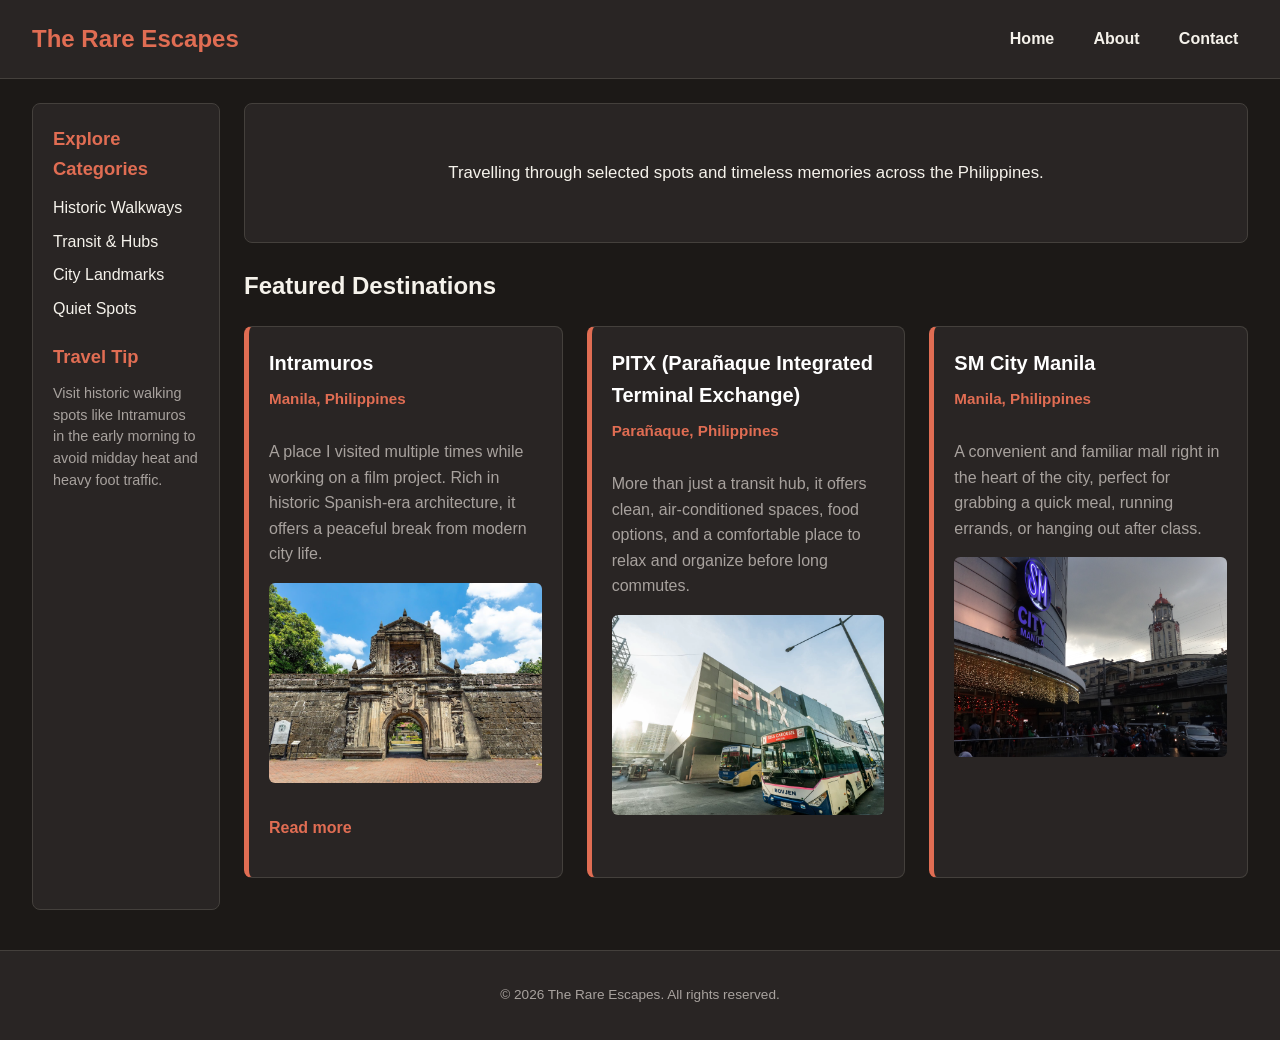
<file: index.html>
<!DOCTYPE html>
<html lang="en">
<head>
  <meta charset="UTF-8">
  <meta name="viewport" content="width=device-width, initial-scale=1.0">
  <title>Home - The Rare Escapes</title>
  <link rel="stylesheet" href="style.css">
</head>
<body>

  <div class="page">
    <header class="site-header">
      <h1>The Rare Escapes</h1>
      <nav>
        <ul>
          <li><a href="index.html">Home</a></li>
          <li><a href="about.html">About</a></li>
          <li><a href="contact.html">Contact</a></li>
        </ul>
      </nav>
    </header>

    <aside class="sidebar">
      <h2>Explore Categories</h2>
      <ul>
        <li><a href="index.html">Historic Walkways</a></li>
        <li><a href="index.html">Transit &amp; Hubs</a></li>
        <li><a href="index.html">City Landmarks</a></li>
        <li><a href="index.html">Quiet Spots</a></li>
      </ul>

      <h2>Travel Tip</h2>
      <p>Visit historic walking spots like Intramuros in the early morning to avoid midday heat and heavy foot traffic.</p>
    </aside>

    <main>
      <section class="hero-banner">
        <p>Travelling through selected spots and timeless memories across the Philippines.</p>
      </section>

      <section>
        <h2>Featured Destinations</h2>

        <div class="place-grid">
          <article class="place-card">
            <h3 class="place-title">Intramuros</h3>
            <p class="location">Manila, Philippines</p>
            <p>A place I visited multiple times while working on a film project. Rich in historic Spanish-era architecture, it offers a peaceful break from modern city life.</p>
            <img src="images/intramuros.jpg" alt="Historic Spanish-era architecture inside Intramuros">
            <p><a href="places/intramuros.html">Read more</a></p>
          </article>

          <article class="place-card">
            <h3 class="place-title">PITX (Parañaque Integrated Terminal Exchange)</h3>
            <p class="location">Parañaque, Philippines</p>
            <p>More than just a transit hub, it offers clean, air-conditioned spaces, food options, and a comfortable place to relax and organize before long commutes.</p>
            <img src="images/pitx.jpg" alt="Modern interior and bus terminal gates inside PITX">
          </article>

          <article class="place-card">
            <h3 class="place-title">SM City Manila</h3>
            <p class="location">Manila, Philippines</p>
            <p>A convenient and familiar mall right in the heart of the city, perfect for grabbing a quick meal, running errands, or hanging out after class.</p>
            <img src="images/sm-manila.jpg" alt="Exterior building view of SM City Manila">
          </article>
        </div>
      </section>
    </main>

    <footer>
      <p>&copy; 2026 The Rare Escapes. All rights reserved.</p>
    </footer>
  </div>

</body>
</html>
</file>
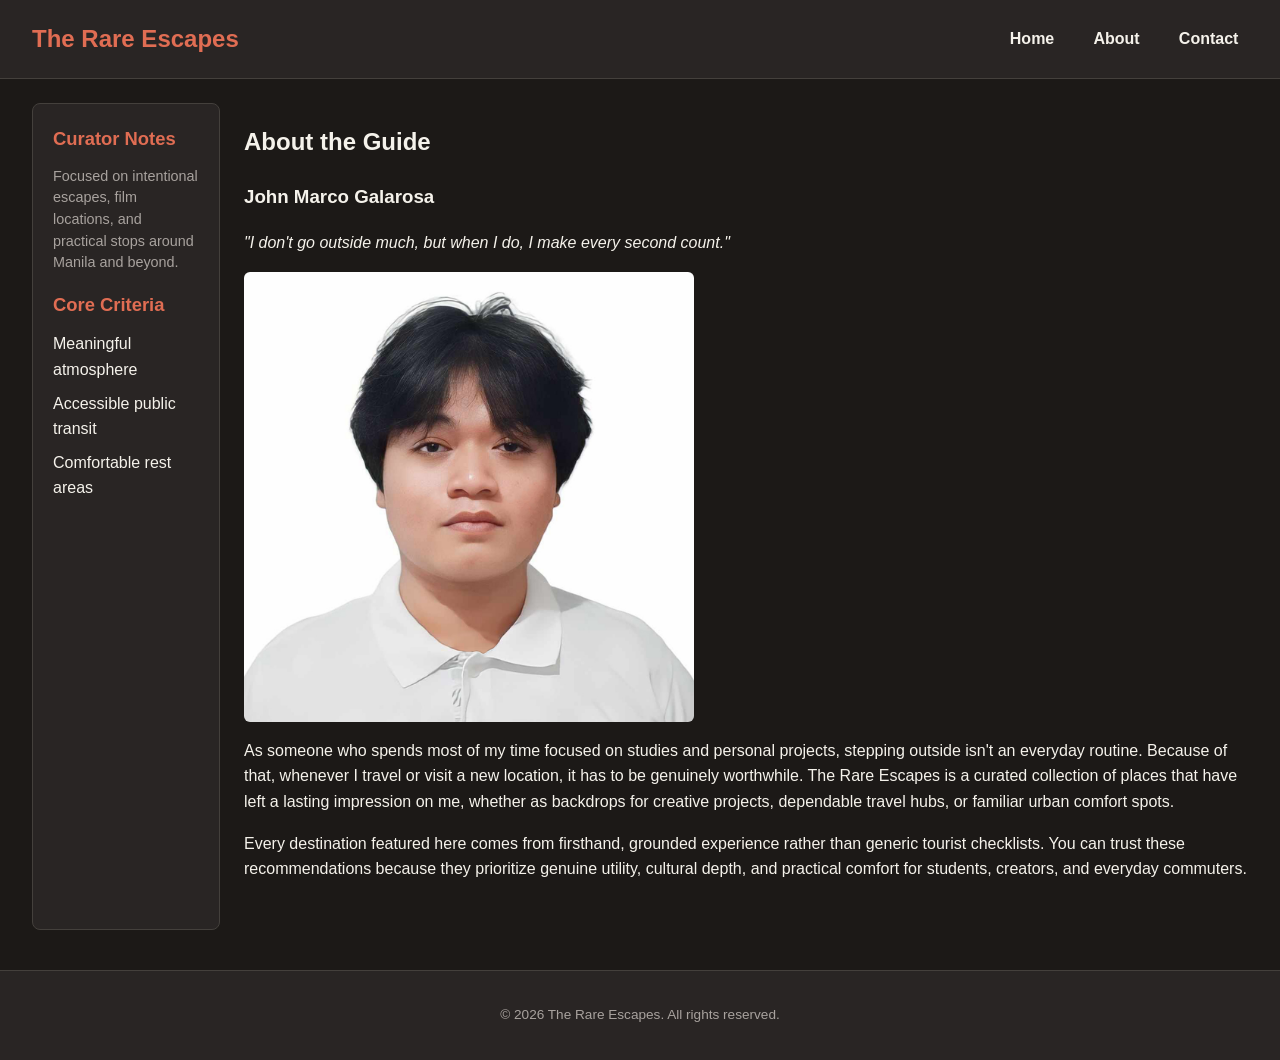
<file: about.html>
<!DOCTYPE html>
<html lang="en">
<head>
  <meta charset="UTF-8">
  <meta name="viewport" content="width=device-width, initial-scale=1.0">
  <title>About - The Rare Escapes</title>
  <link rel="stylesheet" href="style.css">
</head>
<body>

  <div class="page">
    <header class="site-header">
      <h1>The Rare Escapes</h1>
      <nav>
        <ul>
          <li><a href="index.html">Home</a></li>
          <li><a href="about.html">About</a></li>
          <li><a href="contact.html">Contact</a></li>
        </ul>
      </nav>
    </header>

    <aside class="sidebar">
      <h2>Curator Notes</h2>
      <p>Focused on intentional escapes, film locations, and practical stops around Manila and beyond.</p>

      <h2>Core Criteria</h2>
      <ul>
        <li>Meaningful atmosphere</li>
        <li>Accessible public transit</li>
        <li>Comfortable rest areas</li>
      </ul>
    </aside>

    <main>
      <section>
        <h2>About the Guide</h2>
        <h3>John Marco Galarosa</h3>
        <p><em>"I don't go outside much, but when I do, I make every second count."</em></p>
        <img src="images/john-marco-galarosa.jpg" alt="Photo of John Marco Galarosa" width="450">

        <p>As someone who spends most of my time focused on studies and personal projects, stepping outside isn't an everyday routine. Because of that, whenever I travel or visit a new location, it has to be genuinely worthwhile. The Rare Escapes is a curated collection of places that have left a lasting impression on me, whether as backdrops for creative projects, dependable travel hubs, or familiar urban comfort spots.</p>

        <p>Every destination featured here comes from firsthand, grounded experience rather than generic tourist checklists. You can trust these recommendations because they prioritize genuine utility, cultural depth, and practical comfort for students, creators, and everyday commuters.</p>
      </section>
    </main>

    <footer>
      <p>&copy; 2026 The Rare Escapes. All rights reserved.</p>
    </footer>
  </div>

</body>
</html>
</file>
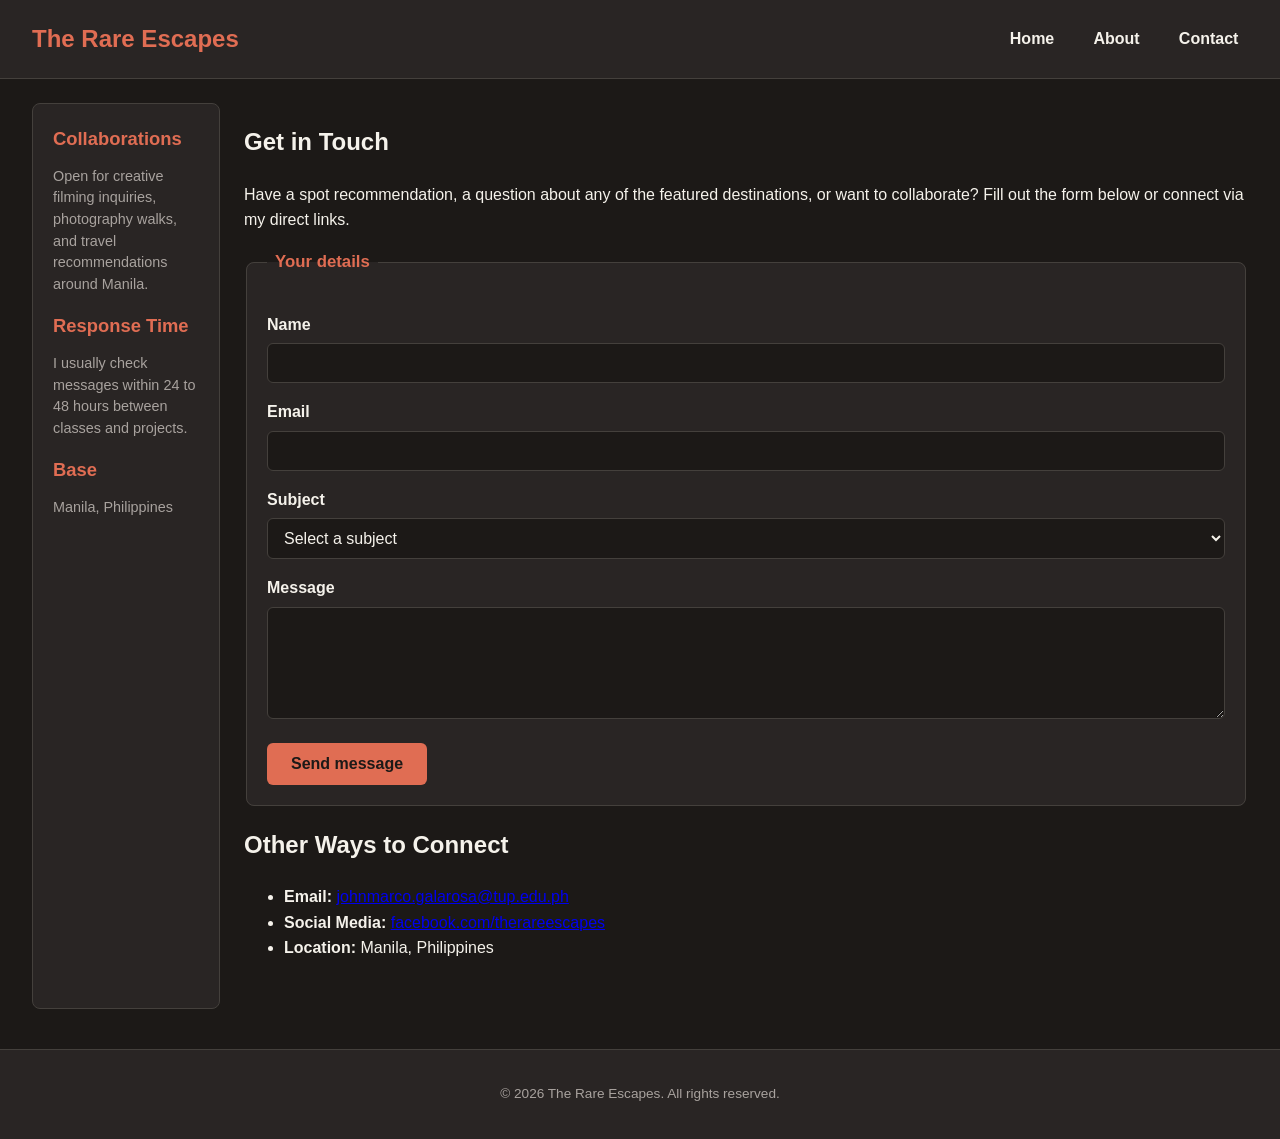
<file: contact.html>
<!DOCTYPE html>
<html lang="en">
<head>
  <meta charset="UTF-8">
  <meta name="viewport" content="width=device-width, initial-scale=1.0">
  <title>Contact - The Rare Escapes</title>
  <link rel="stylesheet" href="style.css">
</head>
<body>

  <div class="page">
    <header class="site-header">
      <h1>The Rare Escapes</h1>
      <nav>
        <ul>
          <li><a href="index.html">Home</a></li>
          <li><a href="about.html">About</a></li>
          <li><a href="contact.html">Contact</a></li>
        </ul>
      </nav>
    </header>

    <aside class="sidebar">
      <h2>Collaborations</h2>
      <p>Open for creative filming inquiries, photography walks, and travel recommendations around Manila.</p>

      <h2>Response Time</h2>
      <p>I usually check messages within 24 to 48 hours between classes and projects.</p>

      <h2>Base</h2>
      <p>Manila, Philippines</p>
    </aside>

    <main>
      <section>
        <h2>Get in Touch</h2>
        <p>Have a spot recommendation, a question about any of the featured destinations, or want to collaborate? Fill out the form below or connect via my direct links.</p>

        <form action="#" method="post">
          <fieldset>
            <legend>Your details</legend>

            <p>
              <label for="name">Name</label><br>
              <input type="text" id="name" name="name" required>
            </p>

            <p>
              <label for="email">Email</label><br>
              <input type="email" id="email" name="email" required>
            </p>

            <p>
              <label for="subject">Subject</label><br>
              <select id="subject" name="subject" required>
                <option value="" disabled selected>Select a subject</option>
                <option value="suggest-place">Suggest a Place</option>
                <option value="correct-detail">Correct a Detail</option>
                <option value="ask-question">Ask a Question</option>
                <option value="other">Something Else</option>
              </select>
            </p>

            <p>
              <label for="message">Message</label><br>
              <textarea id="message" name="message" rows="5" cols="40" required></textarea>
            </p>

            <button type="submit">Send message</button>
          </fieldset>
        </form>
      </section>

      <section>
        <h2>Other Ways to Connect</h2>
        <ul>
          <li><strong>Email:</strong> <a href="mailto:johnmarco.galarosa@tup.edu.ph">johnmarco.galarosa@tup.edu.ph</a></li>
          <li><strong>Social Media:</strong> <a href="https://www.facebook.com/therareescapes">facebook.com/therareescapes</a></li>
          <li><strong>Location:</strong> Manila, Philippines</li>
        </ul>
      </section>
    </main>

    <footer>
      <p>&copy; 2026 The Rare Escapes. All rights reserved.</p>
    </footer>
  </div>

</body>
</html>
</file>
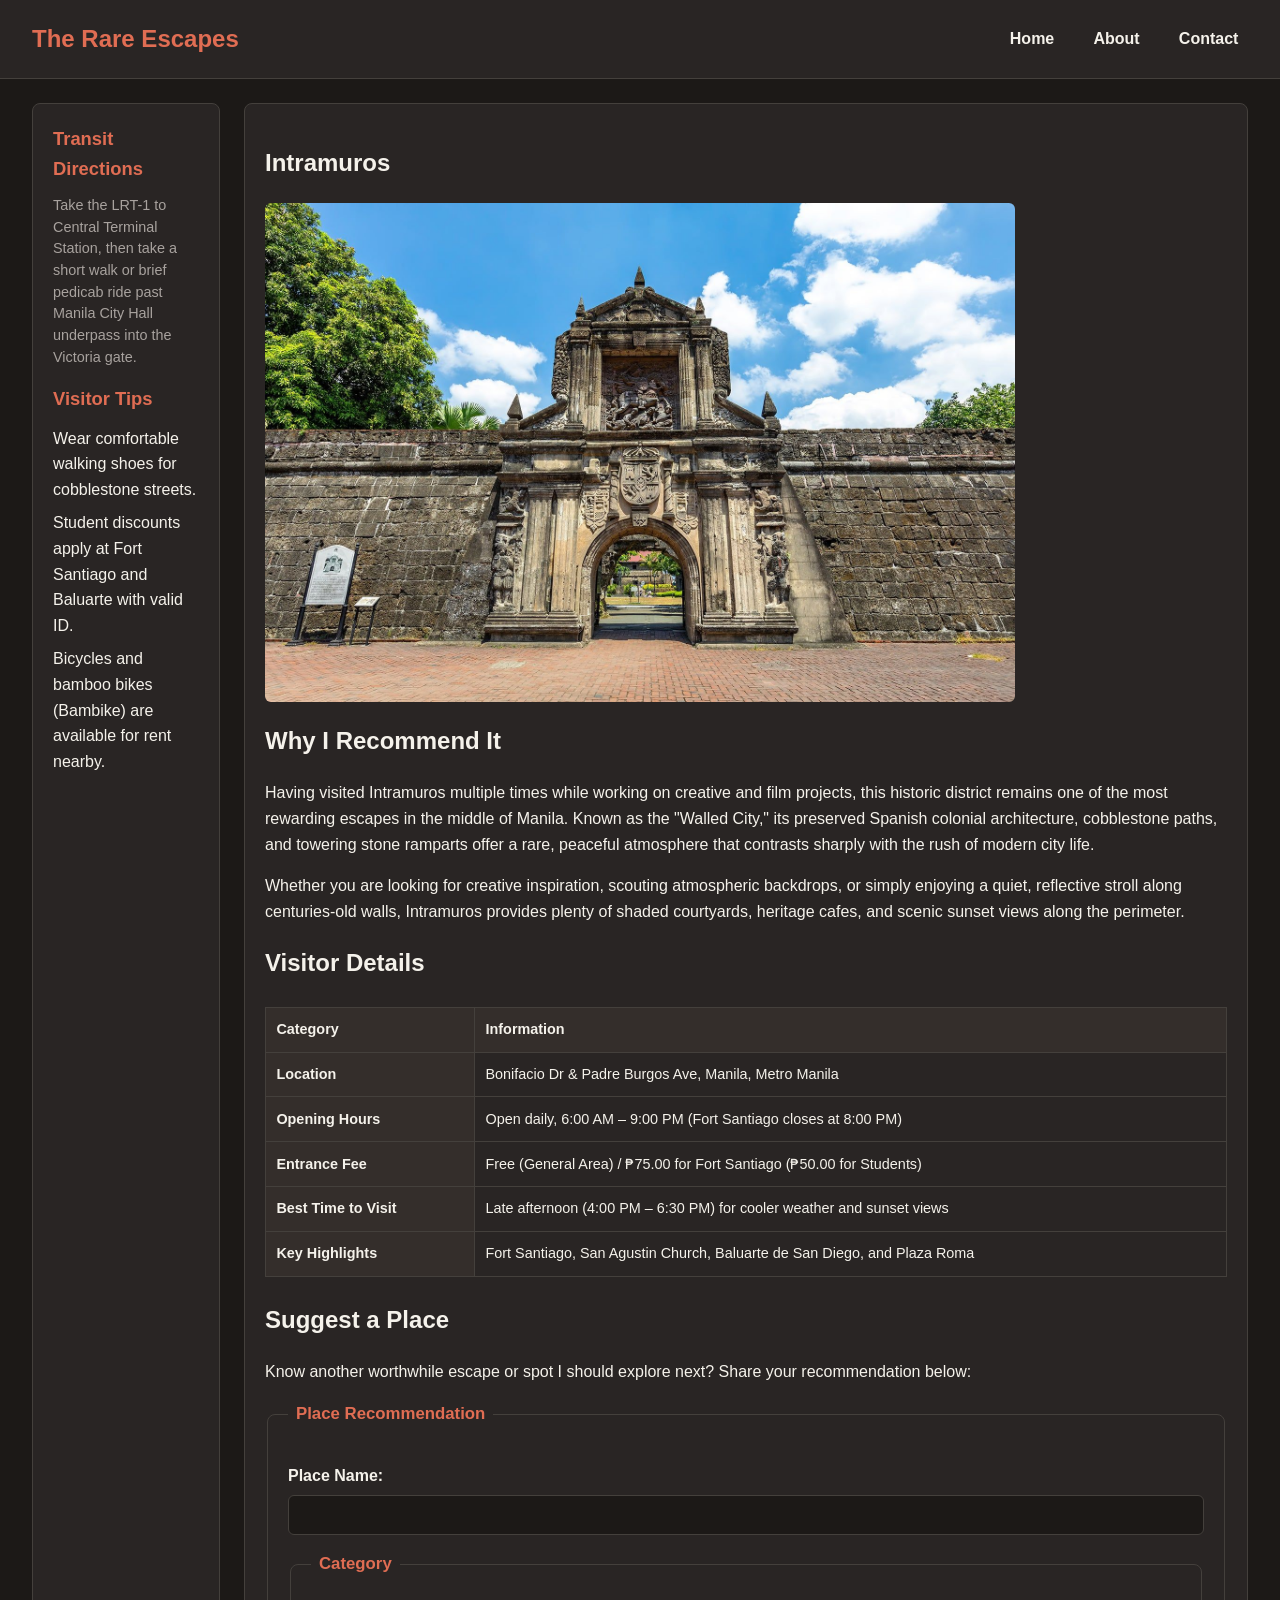
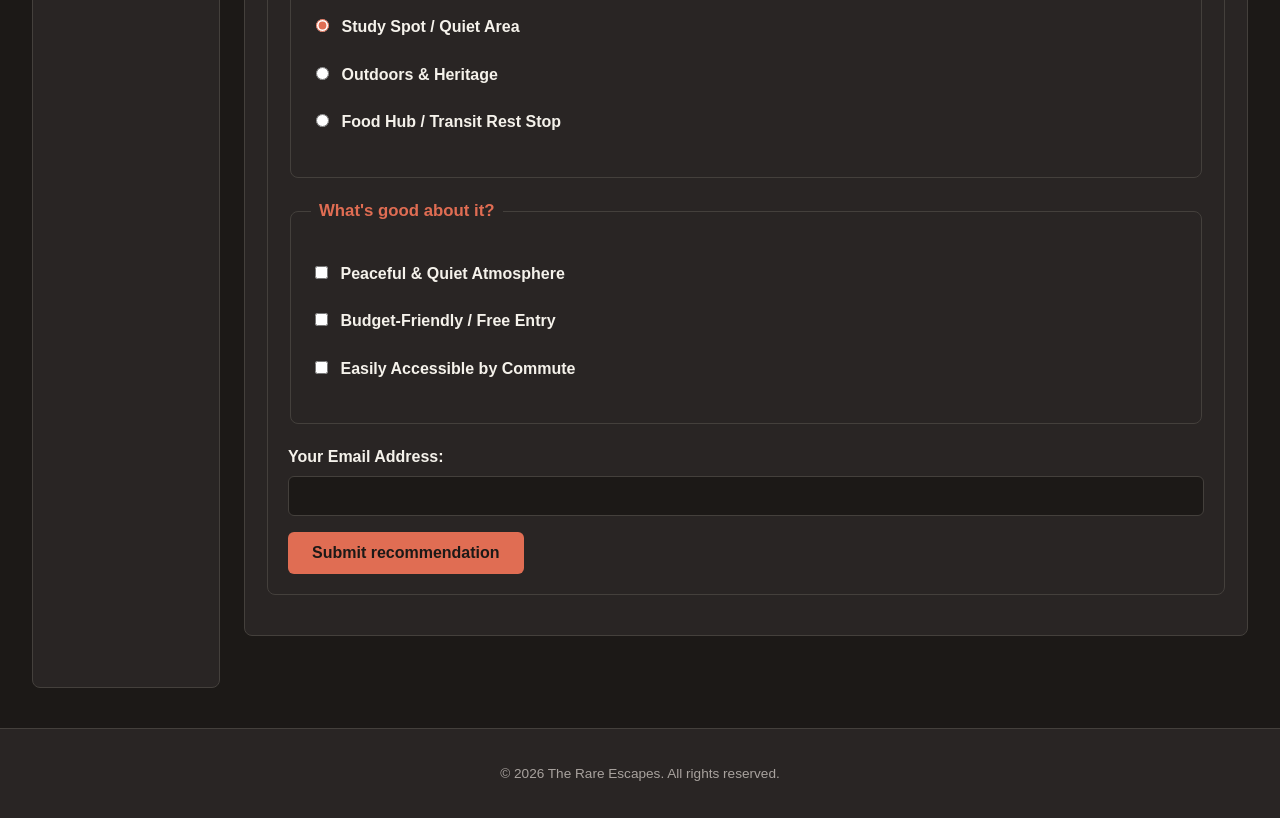
<file: places/intramuros.html>
<!DOCTYPE html>
<html lang="en">
<head>
  <meta charset="UTF-8">
  <meta name="viewport" content="width=device-width, initial-scale=1.0">
  <title>Intramuros - The Rare Escapes</title>
  <link rel="stylesheet" href="../style.css">
</head>
<body>

  <div class="page">
    <header class="site-header">
      <h1>The Rare Escapes</h1>
      <nav>
        <ul>
          <li><a href="../index.html">Home</a></li>
          <li><a href="../about.html">About</a></li>
          <li><a href="../contact.html">Contact</a></li>
        </ul>
      </nav>
    </header>

    <aside class="sidebar">
      <h2>Transit Directions</h2>
      <p>Take the LRT-1 to Central Terminal Station, then take a short walk or brief pedicab ride past Manila City Hall underpass into the Victoria gate.</p>

      <h2>Visitor Tips</h2>
      <ul>
        <li>Wear comfortable walking shoes for cobblestone streets.</li>
        <li>Student discounts apply at Fort Santiago and Baluarte with valid ID.</li>
        <li>Bicycles and bamboo bikes (Bambike) are available for rent nearby.</li>
      </ul>
    </aside>

    <main>
      <article>
        <h1>Intramuros</h1>

        <img src="../images/intramuros.jpg" alt="Historic Spanish-era architecture inside Intramuros" width="750">

        <section>
          <h2>Why I Recommend It</h2>
          <p>Having visited Intramuros multiple times while working on creative and film projects, this historic district remains one of the most rewarding escapes in the middle of Manila. Known as the "Walled City," its preserved Spanish colonial architecture, cobblestone paths, and towering stone ramparts offer a rare, peaceful atmosphere that contrasts sharply with the rush of modern city life.</p>
          
          <p>Whether you are looking for creative inspiration, scouting atmospheric backdrops, or simply enjoying a quiet, reflective stroll along centuries-old walls, Intramuros provides plenty of shaded courtyards, heritage cafes, and scenic sunset views along the perimeter.</p>
        </section>

        <section>
          <h2>Visitor Details</h2>
          <table border="1">
            <thead>
              <tr>
                <th scope="col">Category</th>
                <th scope="col">Information</th>
              </tr>
            </thead>
            <tbody>
              <tr>
                <th scope="row">Location</th>
                <td>Bonifacio Dr &amp; Padre Burgos Ave, Manila, Metro Manila</td>
              </tr>
              <tr>
                <th scope="row">Opening Hours</th>
                <td>Open daily, 6:00 AM – 9:00 PM (Fort Santiago closes at 8:00 PM)</td>
              </tr>
              <tr>
                <th scope="row">Entrance Fee</th>
                <td>Free (General Area) / ₱75.00 for Fort Santiago (₱50.00 for Students)</td>
              </tr>
              <tr>
                <th scope="row">Best Time to Visit</th>
                <td>Late afternoon (4:00 PM – 6:30 PM) for cooler weather and sunset views</td>
              </tr>
              <tr>
                <th scope="row">Key Highlights</th>
                <td>Fort Santiago, San Agustin Church, Baluarte de San Diego, and Plaza Roma</td>
              </tr>
            </tbody>
          </table>
        </section>

        <!-- Suggest-a-Place Form -->
        <section>
          <h2>Suggest a Place</h2>
          <p>Know another worthwhile escape or spot I should explore next? Share your recommendation below:</p>

          <form action="#" method="post">
            <fieldset>
              <legend>Place Recommendation</legend>

              <!-- Place Name (Text Input) -->
              <p>
                <label for="place-name">Place Name:</label><br>
                <input type="text" id="place-name" name="place_name" required>
              </p>

              <!-- Category (Radio Buttons in Fieldset) -->
              <fieldset>
                <legend>Category</legend>
                <p>
                  <input type="radio" id="cat-study" name="category" value="study-spot" checked>
                  <label for="cat-study">Study Spot / Quiet Area</label>
                </p>
                <p>
                  <input type="radio" id="cat-outdoors" name="category" value="outdoors">
                  <label for="cat-outdoors">Outdoors &amp; Heritage</label>
                </p>
                <p>
                  <input type="radio" id="cat-food" name="category" value="food-transit">
                  <label for="cat-food">Food Hub / Transit Rest Stop</label>
                </p>
              </fieldset>

              <!-- What's Good About It (Checkboxes with shared name) -->
              <fieldset>
                <legend>What's good about it?</legend>
                <p>
                  <input type="checkbox" id="good-quiet" name="highlights" value="quiet-atmosphere">
                  <label for="good-quiet">Peaceful &amp; Quiet Atmosphere</label>
                </p>
                <p>
                  <input type="checkbox" id="good-budget" name="highlights" value="budget-friendly">
                  <label for="good-budget">Budget-Friendly / Free Entry</label>
                </p>
                <p>
                  <input type="checkbox" id="good-accessible" name="highlights" value="commuter-friendly">
                  <label for="good-accessible">Easily Accessible by Commute</label>
                </p>
              </fieldset>

              <!-- Contact Email -->
              <p>
                <label for="suggester-email">Your Email Address:</label><br>
                <input type="email" id="suggester-email" name="email" required>
              </p>

              <button type="submit">Submit recommendation</button>
            </fieldset>
          </form>
        </section>
      </article>
    </main>

    <footer>
      <p>&copy; 2026 The Rare Escapes. All rights reserved.</p>
    </footer>
  </div>

</body>
</html>
</file>
<file: style.css>
/* ==========================================================================
   1. VARIABLES
   ========================================================================== */
:root {
  --brand: #e06d53;             
  --brand-hover: #c85339;       
  --dark-ink: #f5f2eb;          
  --muted-grey: #a8a29e;        
  --light-bg: #1c1917;          
  --surface-card: #292524;      
  --border-color: #44403c;      
  --white: #ffffff;
}

/* ==========================================================================
   2. BASE STYLES & OVERFLOW RESETS
   ========================================================================== */
*,
*::before,
*::after {
  box-sizing: border-box;
}

body {
  margin: 0;
  padding: 0;
  font-family: -apple-system, BlinkMacSystemFont, "Segoe UI", Roboto, Helvetica, Arial, sans-serif;
  line-height: 1.6;
  color: var(--dark-ink);
  background-color: var(--light-bg);
  overflow-x: hidden;           /* Prevents mobile horizontal scrolling */
}

img {
  max-width: 100%;
  height: auto;
  display: block;
  border-radius: 6px;
}

/* ==========================================================================
   3. MOBILE-FIRST PAGE SKELETON (Base: Single Column, Stacked)
   ========================================================================== */
.page {
  display: grid;
  grid-template-columns: 1fr;
  grid-template-areas:
    "masthead"
    "main"
    "side"                      /* Visitors reach guide recommendations first */
    "foot";
  gap: 16px;
  min-height: 100vh;
}

header.site-header,
header { 
  grid-area: masthead; 
}

aside.sidebar,
aside { 
  grid-area: side; 
  margin: 0 1rem;
}

main { 
  grid-area: main; 
  max-width: 100%;
  margin: 0;
  padding: 0 1rem;
  min-width: 0;                 /* Prevents grid blowout on narrow screens */
}

footer { 
  grid-area: foot; 
  margin-top: 1rem;
}

/* Header & Nav: Mobile Stacking */
.site-header {
  display: flex;
  flex-direction: column;       /* Stack site title over nav on mobile */
  align-items: center;
  gap: 12px;
  background-color: var(--surface-card);
  padding: 1rem;
  border-bottom: 1px solid var(--border-color);
  text-align: center;
}

.site-header h1 {
  margin: 0;
  font-size: 1.35rem;
  color: var(--brand);
}

.site-header nav ul {
  display: flex;
  flex-wrap: wrap;
  justify-content: center;
  gap: 12px;
  list-style: none;
  padding: 0;
  margin: 0;
}

.site-header nav a {
  text-decoration: none;
  color: var(--dark-ink);
  font-weight: 600;
  padding: 0.4rem 0.6rem;
  transition: color 0.2s ease;
}

.site-header nav a:hover,
.site-header nav a:focus {
  color: var(--brand);
}

/* Centered Hero Banner (Horizontal + Vertical Centering) */
.hero-banner {
  display: flex;
  justify-content: center;
  align-items: center;
  text-align: center;
  min-height: 140px;
  background-color: var(--surface-card);
  border: 1px solid var(--border-color);
  border-radius: 8px;
  margin-bottom: 1.5rem;
  padding: 1.25rem;
}

.hero-banner p {
  margin: 0;
  font-size: 1.05rem;
  font-weight: 500;
  color: var(--dark-ink);
  max-width: 650px;
}

/* Sidebar Component */
.sidebar {
  background-color: var(--surface-card);
  border: 1px solid var(--border-color);
  border-radius: 8px;
  padding: 16px;
}

.sidebar h2 {
  font-size: 1.15rem;
  color: var(--brand);
  margin-top: 0;
  margin-bottom: 0.75rem;
}

.sidebar ul {
  list-style: none;
  padding: 0;
  margin: 0 0 1.25rem 0;
}

.sidebar li {
  margin-bottom: 0.5rem;
}

.sidebar a {
  color: var(--dark-ink);
  text-decoration: none;
  transition: color 0.2s ease;
}

.sidebar a:hover {
  color: var(--brand);
}

.sidebar p {
  color: var(--muted-grey);
  font-size: 0.9rem;
  line-height: 1.5;
  margin: 0 0 1rem 0;
}

footer {
  background-color: var(--surface-card);
  border-top: 1px solid var(--border-color);
  text-align: center;
  padding: 1.25rem;
  color: var(--muted-grey);
  font-size: 0.85rem;
}

/* ==========================================================================
   4. PLACE GRID & CARDS COMPONENT
   ========================================================================== */
.place-grid {
  display: flex;
  flex-wrap: wrap;
  gap: 16px;
}

.place-card {
  flex: 1 1 240px;              /* Auto-wraps down cleanly on phones */
  background-color: var(--surface-card);
  border-radius: 8px;
  padding: 20px;
  border: 1px solid var(--border-color);
  border-left: 5px solid var(--brand);
  margin-bottom: 0;
  display: flex;
  flex-direction: column;
  min-width: 0;
}

.place-card .place-title {
  margin-top: 0;
  margin-bottom: 0.5rem;
  font-size: 1.25rem;
  color: var(--white);
}

.place-card .location {
  font-size: 0.95rem;
  font-weight: 600;
  color: var(--brand);
  margin-top: 0;
  margin-bottom: 0.75rem;
}

.place-card p {
  color: var(--muted-grey);
}

.place-card img {
  width: 100%;
  height: 180px;
  object-fit: cover;
  border-radius: 6px;
  margin-bottom: 1rem;
}

.place-card a {
  display: inline-block;
  margin-top: auto;
  color: var(--brand);
  font-weight: 600;
  text-decoration: none;
}

.place-card a:hover {
  text-decoration: underline;
}

/* Detail Page Article Container */
article {
  background-color: var(--surface-card);
  border-radius: 8px;
  padding: 20px;
  margin-bottom: 20px;
  border: 1px solid var(--border-color);
  min-width: 0;
}

/* Specifications Table */
table {
  width: 100%;
  border-collapse: collapse;
  background-color: var(--surface-card);
  margin: 1.5rem 0;
  font-size: 0.9rem;
}

th, td {
  padding: 0.65rem;
  border: 1px solid var(--border-color);
  text-align: left;
}

th {
  background-color: #342e2b;
  color: var(--dark-ink);
}

/* ==========================================================================
   5. CONTACT & SUGGESTION FORM STYLING
   ========================================================================== */
fieldset {
  background-color: var(--surface-card);
  border: 1px solid var(--border-color);
  border-radius: 8px;
  padding: 20px;
  margin-bottom: 20px;
}

legend {
  font-weight: 700;
  padding: 0 8px;
  font-size: 1.05rem;
  color: var(--brand);
}

label {
  display: inline-block;
  margin-bottom: 6px;
  font-weight: 600;
  color: var(--dark-ink);
}

input[type="text"],
input[type="email"],
select,
textarea {
  width: 100%;
  padding: 10px 12px;
  background-color: var(--light-bg);
  border: 1px solid var(--border-color);
  border-radius: 6px;
  color: var(--dark-ink);
  font-family: inherit;
  font-size: 1rem;
}

input[type="radio"],
input[type="checkbox"] {
  width: auto;
  margin-right: 8px;
  accent-color: var(--brand);
}

input:focus,
select:focus,
textarea:focus,
button:focus {
  outline: 3px solid var(--brand);
  outline-offset: 2px;
}

button[type="submit"] {
  background-color: var(--brand);
  color: #1c1917;
  border: none;
  border-radius: 6px;
  padding: 12px 24px;
  font-size: 1rem;
  font-weight: 700;
  cursor: pointer;
  width: 100%;                  /* Full width button on phone */
  transition: background-color 0.2s ease;
}

button[type="submit"]:hover {
  background-color: var(--brand-hover);
  color: var(--white);
}

/* ==========================================================================
   6. RESPONSIVE ENHANCEMENTS (Tablet & Desktop: min-width: 700px)
   ========================================================================== */
@media (min-width: 700px) {
  .page {
    grid-template-columns: 220px 1fr;
    grid-template-areas:
      "masthead masthead"
      "side     main"
      "foot     foot";
    gap: 24px;
  }

  .site-header {
    flex-direction: row;        /* Restores horizontal header on wider screens */
    justify-content: space-between;
    padding: 1.25rem 2rem;
  }

  .site-header h1 {
    font-size: 1.5rem;
  }

  .site-header nav ul {
    gap: 20px;
  }

  aside.sidebar,
  aside {
    margin-left: 2rem;
    margin-right: 0;
    padding: 20px;
  }

  main {
    padding: 0 2rem 2rem 0;
  }

  .place-grid {
    gap: 24px;
  }

  .place-card img {
    height: 200px;
  }

  button[type="submit"] {
    width: auto;                /* Reverts to natural button width on desktop */
  }
}
</file>
